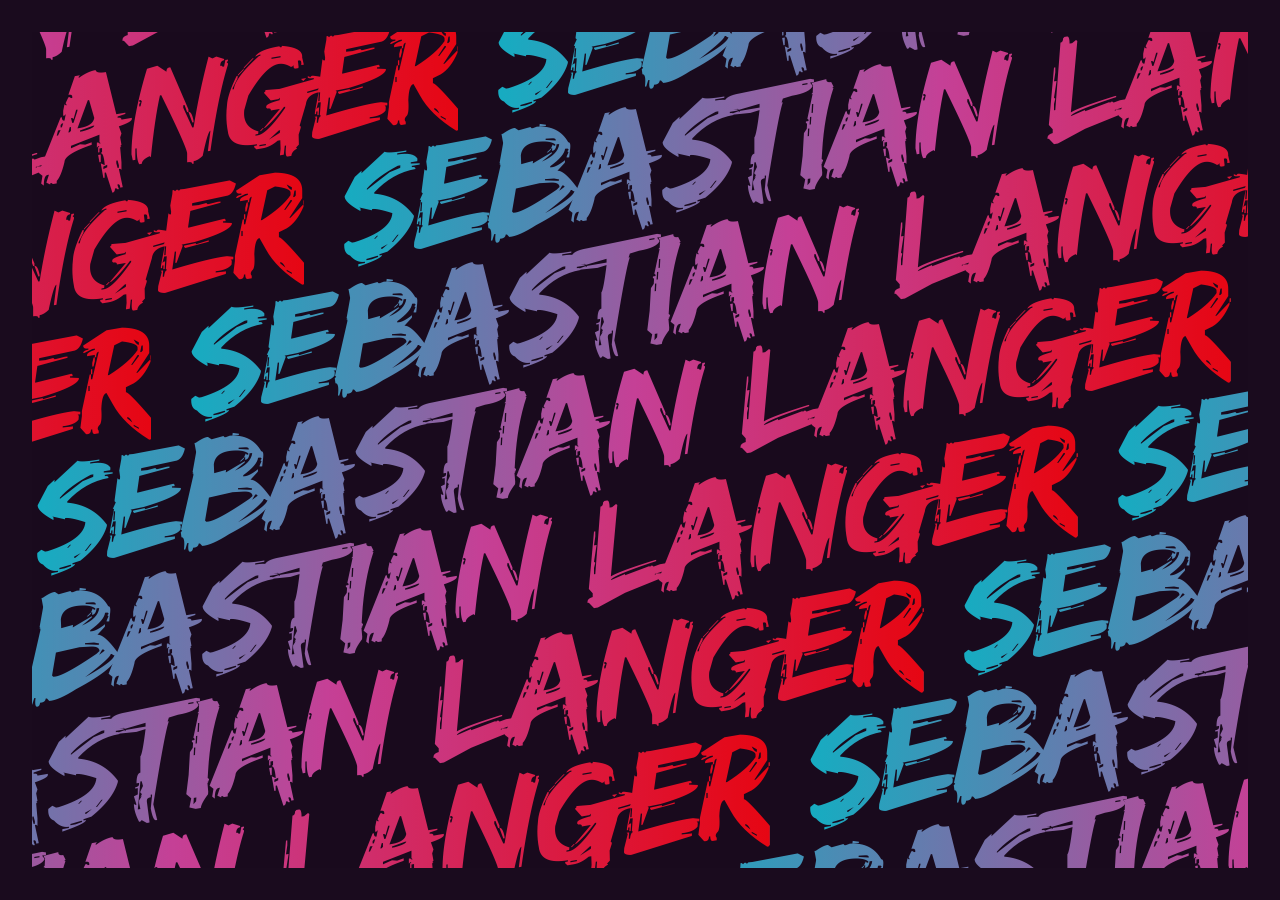
<file: src/index.html>
<!DOCTYPE html>
<html lang="de-DE">
<head>
    <title>scn.cx</title>
    <meta charset="utf-8" />
    <meta name="viewport" content="width=device-width, initial-scale=1" />
    <meta name="theme-color" content="#190a1d">
    <link type="text/css" rel="stylesheet" href="css/index.css" />
</head>
<body>
    <a class="banner" href="https://github.com/screeny05">
        <div class="banner__line">
            <span class="banner__text" data-content="Sebastian Langer"></span>
            <span class="banner__text" data-content="Sebastian Langer"></span>
            <span class="banner__text" data-content="Sebastian Langer"></span>
            <span class="banner__text" data-content="Sebastian Langer"></span>
            <span class="banner__text" data-content="Sebastian Langer"></span>
        </div>
        <div class="banner__line">
            <span class="banner__text" data-content="Sebastian Langer"></span>
            <span class="banner__text" data-content="Sebastian Langer"></span>
            <span class="banner__text" data-content="Sebastian Langer"></span>
            <span class="banner__text" data-content="Sebastian Langer"></span>
            <span class="banner__text" data-content="Sebastian Langer"></span>
        </div>
        <div class="banner__line">
            <span class="banner__text" data-content="Sebastian Langer"></span>
            <span class="banner__text" data-content="Sebastian Langer"></span>
            <span class="banner__text" data-content="Sebastian Langer"></span>
            <span class="banner__text" data-content="Sebastian Langer"></span>
            <span class="banner__text" data-content="Sebastian Langer"></span>
        </div>
        <div class="banner__line">
            <span class="banner__text" data-content="Sebastian Langer"></span>
            <span class="banner__text" data-content="Sebastian Langer"></span>
            <span class="banner__text" data-content="Sebastian Langer"></span>
            <span class="banner__text" data-content="Sebastian Langer"></span>
            <span class="banner__text" data-content="Sebastian Langer"></span>
        </div>
        <div class="banner__line">
            <span class="banner__text" data-content="Sebastian Langer"></span>
            <span class="banner__text">Sebastian Langer</span>
            <span class="banner__text" data-content="Sebastian Langer"></span>
            <span class="banner__text" data-content="Sebastian Langer"></span>
            <span class="banner__text" data-content="Sebastian Langer"></span>
        </div>
        <div class="banner__line">
            <span class="banner__text" data-content="Sebastian Langer"></span>
            <span class="banner__text" data-content="Sebastian Langer"></span>
            <span class="banner__text" data-content="Sebastian Langer"></span>
            <span class="banner__text" data-content="Sebastian Langer"></span>
            <span class="banner__text" data-content="Sebastian Langer"></span>
        </div>
        <div class="banner__line">
            <span class="banner__text" data-content="Sebastian Langer"></span>
            <span class="banner__text" data-content="Sebastian Langer"></span>
            <span class="banner__text" data-content="Sebastian Langer"></span>
            <span class="banner__text" data-content="Sebastian Langer"></span>
            <span class="banner__text" data-content="Sebastian Langer"></span>
        </div>
        <div class="banner__line">
            <span class="banner__text" data-content="Sebastian Langer"></span>
            <span class="banner__text" data-content="Sebastian Langer"></span>
            <span class="banner__text" data-content="Sebastian Langer"></span>
            <span class="banner__text" data-content="Sebastian Langer"></span>
            <span class="banner__text" data-content="Sebastian Langer"></span>
        </div>
        <div class="banner__line">
            <span class="banner__text" data-content="Sebastian Langer"></span>
            <span class="banner__text" data-content="Sebastian Langer"></span>
            <span class="banner__text" data-content="Sebastian Langer"></span>
            <span class="banner__text" data-content="Sebastian Langer"></span>
            <span class="banner__text" data-content="Sebastian Langer"></span>
        </div>
        <div class="banner__line">
            <span class="banner__text" data-content="Sebastian Langer"></span>
            <span class="banner__text" data-content="Sebastian Langer"></span>
            <span class="banner__text" data-content="Sebastian Langer"></span>
            <span class="banner__text" data-content="Sebastian Langer"></span>
            <span class="banner__text" data-content="Sebastian Langer"></span>
        </div>
        <div class="banner__line">
            <span class="banner__text" data-content="Sebastian Langer"></span>
            <span class="banner__text" data-content="Sebastian Langer"></span>
            <span class="banner__text" data-content="Sebastian Langer"></span>
            <span class="banner__text" data-content="Sebastian Langer"></span>
            <span class="banner__text" data-content="Sebastian Langer"></span>
        </div>
    </div>
</body>
</html>
</file>
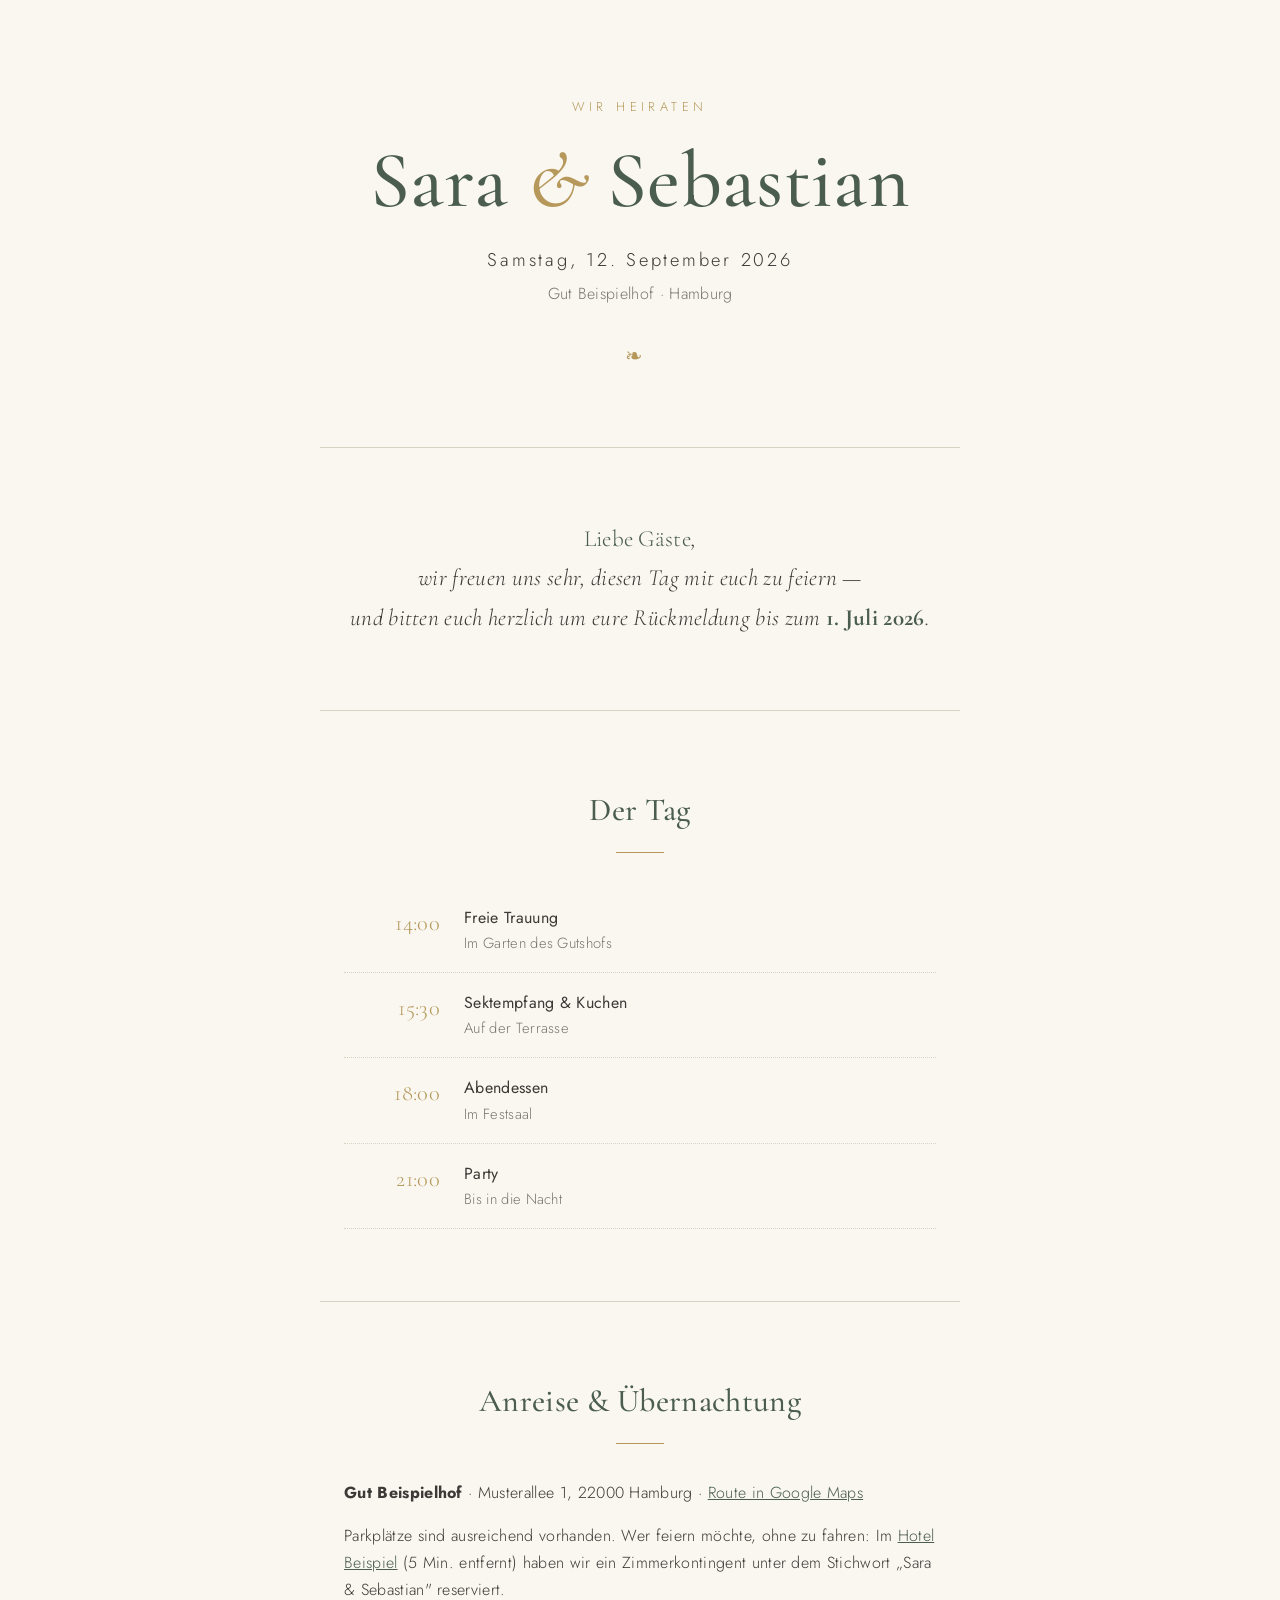
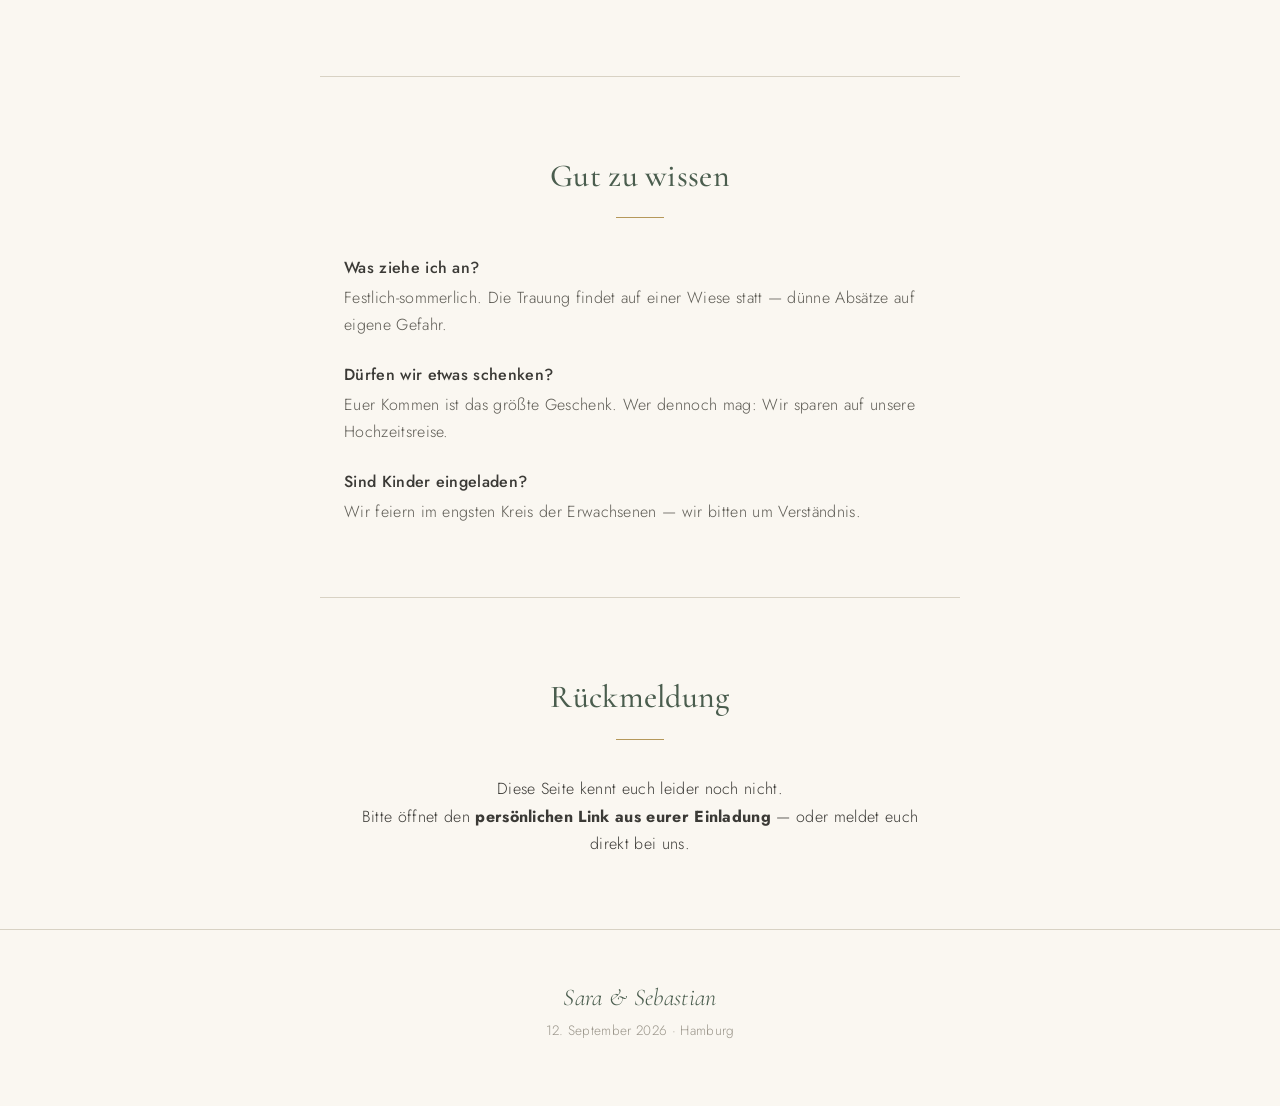
<file: src/hochzeit/index.html>
<!DOCTYPE html>
<html lang="de-DE">
<head>
    <title>Sara &amp; Sebastian — Wir heiraten</title>
    <meta charset="utf-8" />
    <meta name="viewport" content="width=device-width, initial-scale=1" />
    <meta name="robots" content="noindex, nofollow" />
    <meta name="theme-color" content="#faf7f1" />
    <link rel="preconnect" href="https://fonts.googleapis.com" />
    <link rel="preconnect" href="https://fonts.gstatic.com" crossorigin />
    <link href="https://fonts.googleapis.com/css2?family=Cormorant+Garamond:ital,wght@0,400;0,500;1,400&family=Jost:wght@300;400;500&display=swap" rel="stylesheet" />
    <link rel="stylesheet" href="css/hochzeit.css" />
</head>
<body>
    <!-- ============================================================
         TODO-PLATZHALTER: Namen, Datum, Ort, Ablauf, FAQ-Texte.
         Die technische Konfiguration (Google Form) liegt in js/hochzeit.js.
         ============================================================ -->

    <section class="hero">
        <p class="hero__eyebrow">Wir heiraten</p>
        <h1>Sara <span class="amp">&amp;</span> Sebastian</h1>
        <p class="hero__date">Samstag, 12. September 2026</p>
        <p class="hero__venue">Gut Beispielhof · Hamburg</p>
        <p class="ornament">❧</p>
    </section>

    <section>
        <p class="greeting">
            <span data-bind="anrede">Liebe Gäste</span>,<br />
            wir freuen uns sehr, diesen Tag mit euch zu feiern —<br />
            und bitten euch herzlich um eure Rückmeldung
            bis zum <strong data-bind="frist">1. Juli 2026</strong>.
        </p>
    </section>

    <section>
        <h2>Der Tag</h2>
        <ul class="schedule">
            <li><time>14:00</time><div><div class="what">Freie Trauung</div><div class="where">Im Garten des Gutshofs</div></div></li>
            <li><time>15:30</time><div><div class="what">Sektempfang &amp; Kuchen</div><div class="where">Auf der Terrasse</div></div></li>
            <li><time>18:00</time><div><div class="what">Abendessen</div><div class="where">Im Festsaal</div></div></li>
            <li><time>21:00</time><div><div class="what">Party</div><div class="where">Bis in die Nacht</div></div></li>
        </ul>
    </section>

    <section class="info">
        <h2>Anreise &amp; Übernachtung</h2>
        <p><strong>Gut Beispielhof</strong> · Musterallee 1, 22000 Hamburg · <a href="https://maps.google.com/?q=Gut+Beispielhof" rel="noopener" target="_blank">Route in Google Maps</a></p>
        <p>Parkplätze sind ausreichend vorhanden. Wer feiern möchte, ohne zu fahren: Im <a href="#" rel="noopener" target="_blank">Hotel Beispiel</a> (5 Min. entfernt) haben wir ein Zimmerkontingent unter dem Stichwort „Sara &amp; Sebastian" reserviert.</p>
    </section>

    <section>
        <h2>Gut zu wissen</h2>
        <dl class="faq">
            <dt>Was ziehe ich an?</dt>
            <dd>Festlich-sommerlich. Die Trauung findet auf einer Wiese statt — dünne Absätze auf eigene Gefahr.</dd>
            <dt>Dürfen wir etwas schenken?</dt>
            <dd>Euer Kommen ist das größte Geschenk. Wer dennoch mag: Wir sparen auf unsere Hochzeitsreise.</dd>
            <dt>Sind Kinder eingeladen?</dt>
            <dd>Wir feiern im engsten Kreis der Erwachsenen — wir bitten um Verständnis.</dd>
        </dl>
    </section>

    <section class="rsvp" id="rsvp">
        <h2>Rückmeldung</h2>

        <!-- Sichtbar, solange kein gültiger Gast-Code in der URL steckt -->
        <div id="rsvp-nocode" hidden>
            <p>Diese Seite kennt euch leider noch nicht.<br />
            Bitte öffnet den <strong>persönlichen Link aus eurer Einladung</strong> —
            oder meldet euch direkt bei uns.</p>
        </div>

        <!-- Formular, wird per JS mit den Personen des Haushalts gefüllt -->
        <div id="rsvp-form-wrap" hidden>
            <p>Bitte gebt uns für jede Person Bescheid.</p>
            <form id="rsvp-form" novalidate>
                <div id="rsvp-personen"><!-- per JS gefüllt --></div>
                <p class="form-error" id="rsvp-error" hidden>Bitte wählt für jede Person Zusage oder Absage aus.</p>
                <button type="submit" id="rsvp-submit">Antwort senden</button>
                <p class="deadline">Rückmeldung bis <span data-bind="frist">1. Juli 2026</span></p>
                <p class="fallback" id="rsvp-fallback" hidden>
                    Probleme beim Senden? <a href="#" id="rsvp-fallback-link" rel="noopener" target="_blank">Hier geht's direkt zum Formular.</a>
                </p>
            </form>
        </div>

        <!-- Danke-Zustand -->
        <div id="rsvp-danke" hidden>
            <p class="ornament">❧</p>
            <p class="danke__text">Vielen Dank für eure Rückmeldung —<br />wir haben sie erhalten!</p>
            <p class="danke__sub">Ihr wollt etwas ändern? Schreibt uns einfach kurz.</p>
        </div>
    </section>

    <footer>
        <p class="names">Sara &amp; Sebastian</p>
        <p>12. September 2026 · Hamburg</p>
    </footer>

    <script src="js/hochzeit.js"></script>
</body>
</html>
</file>
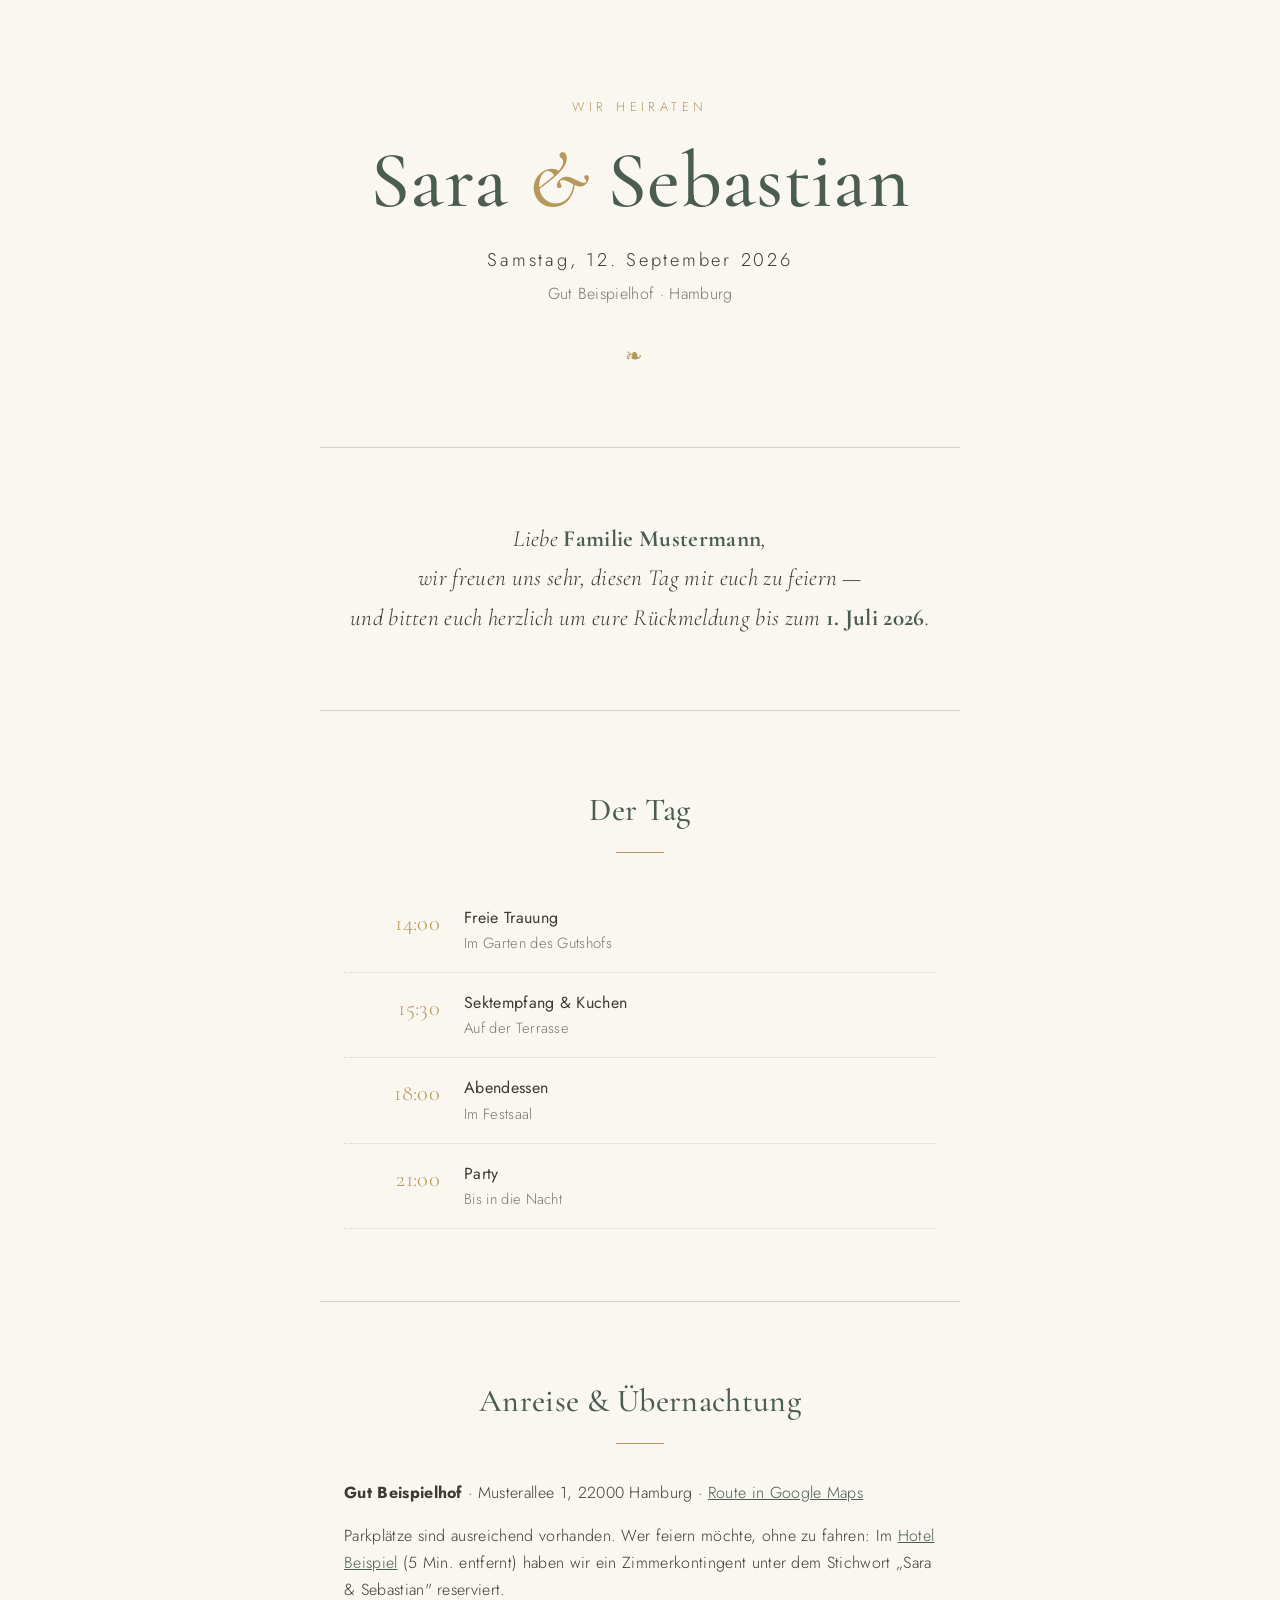
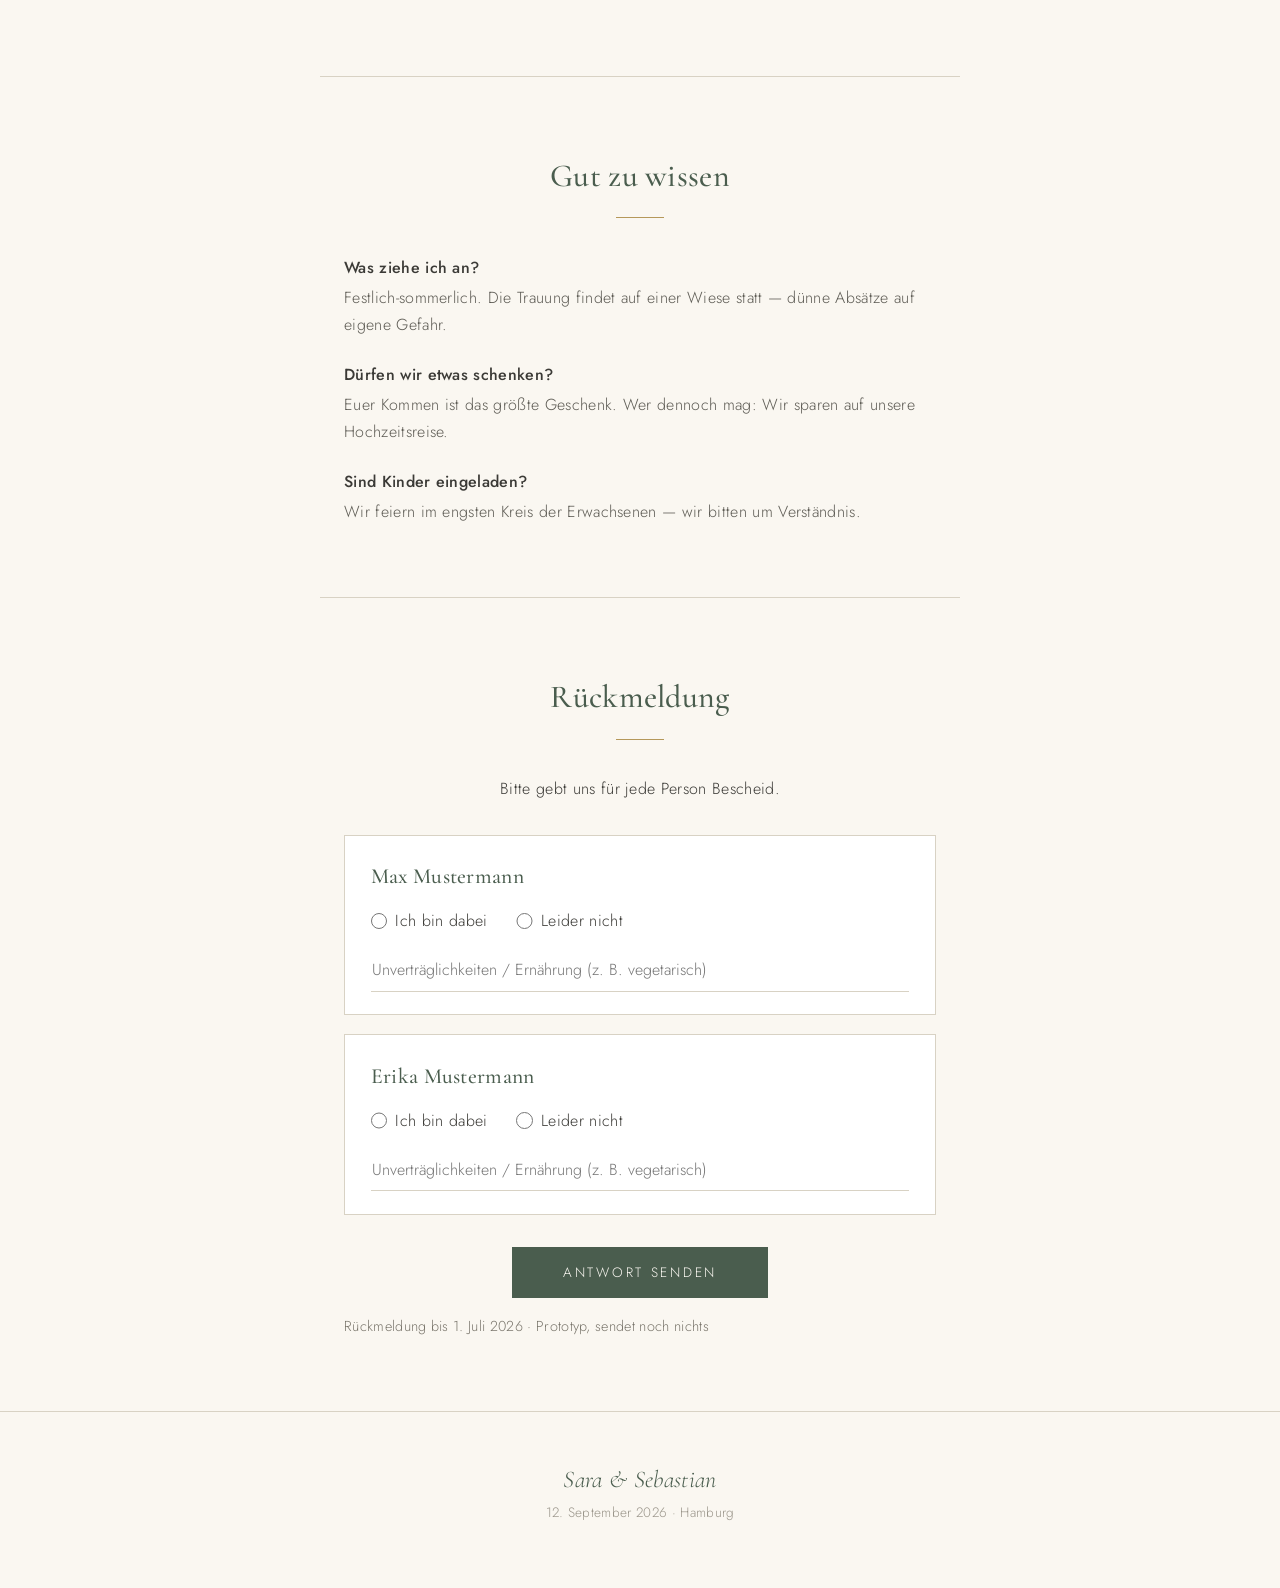
<file: src/hochzeit/prototypen/a-klassisch.html>
<!DOCTYPE html>
<html lang="de-DE">
<head>
    <title>Sara & Sebastian — Wir heiraten</title>
    <meta charset="utf-8" />
    <meta name="viewport" content="width=device-width, initial-scale=1" />
    <meta name="robots" content="noindex" />
    <link rel="preconnect" href="https://fonts.googleapis.com" />
    <link rel="preconnect" href="https://fonts.gstatic.com" crossorigin />
    <link href="https://fonts.googleapis.com/css2?family=Cormorant+Garamond:ital,wght@0,400;0,500;1,400&family=Jost:wght@300;400;500&display=swap" rel="stylesheet" />
    <style>
        :root {
            --ivory: #faf7f1;
            --ink: #3b3a36;
            --green: #4a5d4e;
            --gold: #b5985a;
            --line: #d8d2c4;
        }
        * { box-sizing: border-box; margin: 0; }
        body {
            background: var(--ivory);
            color: var(--ink);
            font-family: 'Jost', sans-serif;
            font-weight: 300;
            line-height: 1.7;
            letter-spacing: 0.02em;
        }
        h1, h2, h3 { font-family: 'Cormorant Garamond', serif; font-weight: 500; color: var(--green); }
        section { max-width: 640px; margin: 0 auto; padding: 4.5rem 1.5rem; }
        section + section { border-top: 1px solid var(--line); }

        .hero { text-align: center; padding-top: 6rem; }
        .hero__eyebrow {
            text-transform: uppercase; letter-spacing: 0.35em; font-size: 0.8rem; color: var(--gold);
        }
        .hero h1 { font-size: clamp(3rem, 9vw, 5rem); line-height: 1.1; margin: 1.2rem 0; }
        .hero h1 .amp { font-style: italic; color: var(--gold); }
        .hero__date { font-size: 1.15rem; letter-spacing: 0.15em; }
        .hero__venue { color: #7a766c; margin-top: 0.3rem; }
        .ornament { color: var(--gold); margin: 2rem auto 0; font-size: 1.3rem; letter-spacing: 0.6em; }

        .greeting {
            text-align: center; font-family: 'Cormorant Garamond', serif;
            font-size: 1.45rem; font-style: italic;
        }
        .greeting strong { font-style: normal; color: var(--green); }

        h2 {
            text-align: center; font-size: 2rem; margin-bottom: 2.2rem;
        }
        h2::after {
            content: ""; display: block; width: 3rem; height: 1px;
            background: var(--gold); margin: 0.9rem auto 0;
        }

        .schedule { list-style: none; padding: 0; }
        .schedule li {
            display: grid; grid-template-columns: 6rem 1fr; gap: 1.5rem;
            padding: 1rem 0; border-bottom: 1px dotted var(--line);
        }
        .schedule time { font-family: 'Cormorant Garamond', serif; font-size: 1.4rem; color: var(--gold); text-align: right; }
        .schedule .what { font-weight: 400; }
        .schedule .where { color: #7a766c; font-size: 0.92rem; }

        .info p + p { margin-top: 1rem; }
        .info a { color: var(--green); }

        .faq dt { font-weight: 500; margin-top: 1.4rem; }
        .faq dd { margin: 0.2rem 0 0; color: #5d5b54; }

        .rsvp { text-align: center; }
        .rsvp form { text-align: left; margin-top: 2rem; }
        .person {
            border: 1px solid var(--line); background: #fff;
            padding: 1.4rem 1.6rem; margin-bottom: 1.2rem;
        }
        .person h3 { font-size: 1.35rem; margin-bottom: 0.8rem; }
        .choices { display: flex; gap: 1.8rem; margin-bottom: 0.9rem; }
        .choices label { display: flex; align-items: center; gap: 0.5rem; cursor: pointer; }
        input[type="radio"] { accent-color: var(--green); width: 1.05rem; height: 1.05rem; }
        .person input[type="text"] {
            width: 100%; border: none; border-bottom: 1px solid var(--line);
            background: transparent; padding: 0.45rem 0.1rem;
            font: inherit; color: inherit;
        }
        .person input[type="text"]:focus { outline: none; border-bottom-color: var(--gold); }
        button {
            display: block; margin: 2rem auto 0; padding: 0.9rem 3.2rem;
            background: var(--green); color: var(--ivory); border: none;
            font: inherit; letter-spacing: 0.2em; text-transform: uppercase;
            font-size: 0.85rem; cursor: pointer;
        }
        button:hover { background: #3c4c40; }
        .deadline { margin-top: 1rem; font-size: 0.9rem; color: #7a766c; }

        footer { text-align: center; padding: 3rem 1rem 4rem; color: #9a958a; font-size: 0.85rem; border-top: 1px solid var(--line); }
        footer .names { font-family: 'Cormorant Garamond', serif; font-size: 1.5rem; color: var(--green); font-style: italic; }
    </style>
</head>
<body>
    <!-- TODO: Alle Inhalte sind Platzhalter -->
    <section class="hero">
        <p class="hero__eyebrow">Wir heiraten</p>
        <h1>Sara <span class="amp">&amp;</span> Sebastian</h1>
        <p class="hero__date">Samstag, 12. September 2026</p>
        <p class="hero__venue">Gut Beispielhof · Hamburg</p>
        <p class="ornament">❧</p>
    </section>

    <section>
        <p class="greeting" id="greeting">
            Liebe <strong>Familie Mustermann</strong>,<br />
            wir freuen uns sehr, diesen Tag mit euch zu feiern —<br />
            und bitten euch herzlich um eure Rückmeldung bis zum <strong>1. Juli 2026</strong>.
        </p>
    </section>

    <section>
        <h2>Der Tag</h2>
        <ul class="schedule">
            <li><time>14:00</time><div><div class="what">Freie Trauung</div><div class="where">Im Garten des Gutshofs</div></div></li>
            <li><time>15:30</time><div><div class="what">Sektempfang &amp; Kuchen</div><div class="where">Auf der Terrasse</div></div></li>
            <li><time>18:00</time><div><div class="what">Abendessen</div><div class="where">Im Festsaal</div></div></li>
            <li><time>21:00</time><div><div class="what">Party</div><div class="where">Bis in die Nacht</div></div></li>
        </ul>
    </section>

    <section class="info">
        <h2>Anreise &amp; Übernachtung</h2>
        <p><strong>Gut Beispielhof</strong> · Musterallee 1, 22000 Hamburg · <a href="#">Route in Google Maps</a></p>
        <p>Parkplätze sind ausreichend vorhanden. Wer feiern möchte, ohne zu fahren: Im <a href="#">Hotel Beispiel</a> (5 Min. entfernt) haben wir ein Zimmerkontingent unter dem Stichwort „Sara &amp; Sebastian" reserviert.</p>
    </section>

    <section>
        <h2>Gut zu wissen</h2>
        <dl class="faq">
            <dt>Was ziehe ich an?</dt>
            <dd>Festlich-sommerlich. Die Trauung findet auf einer Wiese statt — dünne Absätze auf eigene Gefahr.</dd>
            <dt>Dürfen wir etwas schenken?</dt>
            <dd>Euer Kommen ist das größte Geschenk. Wer dennoch mag: Wir sparen auf unsere Hochzeitsreise.</dd>
            <dt>Sind Kinder eingeladen?</dt>
            <dd>Wir feiern im engsten Kreis der Erwachsenen — wir bitten um Verständnis.</dd>
        </dl>
    </section>

    <section class="rsvp">
        <h2>Rückmeldung</h2>
        <p>Bitte gebt uns für jede Person Bescheid.</p>
        <form>
            <div class="person">
                <h3>Max Mustermann</h3>
                <div class="choices">
                    <label><input type="radio" name="p1" /> Ich bin dabei</label>
                    <label><input type="radio" name="p1" /> Leider nicht</label>
                </div>
                <input type="text" placeholder="Unverträglichkeiten / Ernährung (z. B. vegetarisch)" />
            </div>
            <div class="person">
                <h3>Erika Mustermann</h3>
                <div class="choices">
                    <label><input type="radio" name="p2" /> Ich bin dabei</label>
                    <label><input type="radio" name="p2" /> Leider nicht</label>
                </div>
                <input type="text" placeholder="Unverträglichkeiten / Ernährung (z. B. vegetarisch)" />
            </div>
            <button type="button">Antwort senden</button>
            <p class="deadline">Rückmeldung bis 1. Juli 2026 · Prototyp, sendet noch nichts</p>
        </form>
    </section>

    <footer>
        <p class="names">Sara &amp; Sebastian</p>
        <p>12. September 2026 · Hamburg</p>
    </footer>
</body>
</html>
</file>
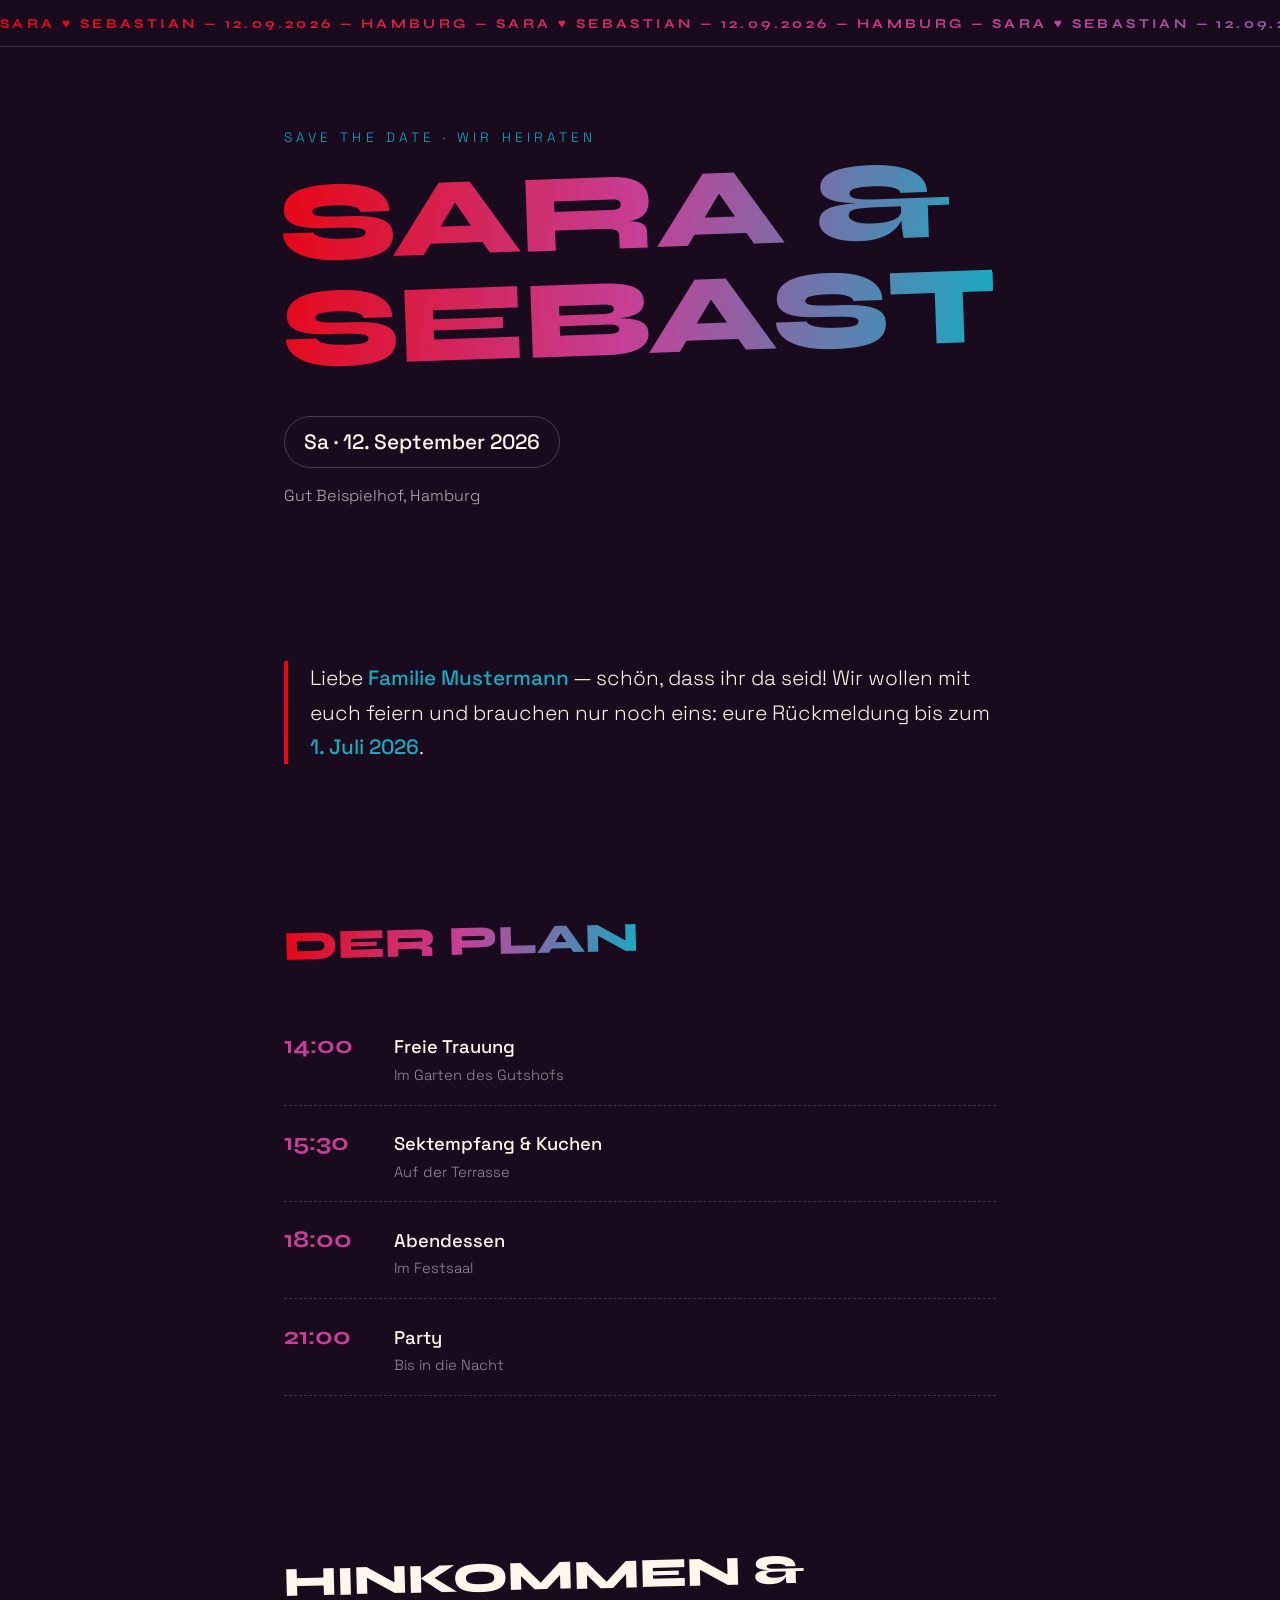
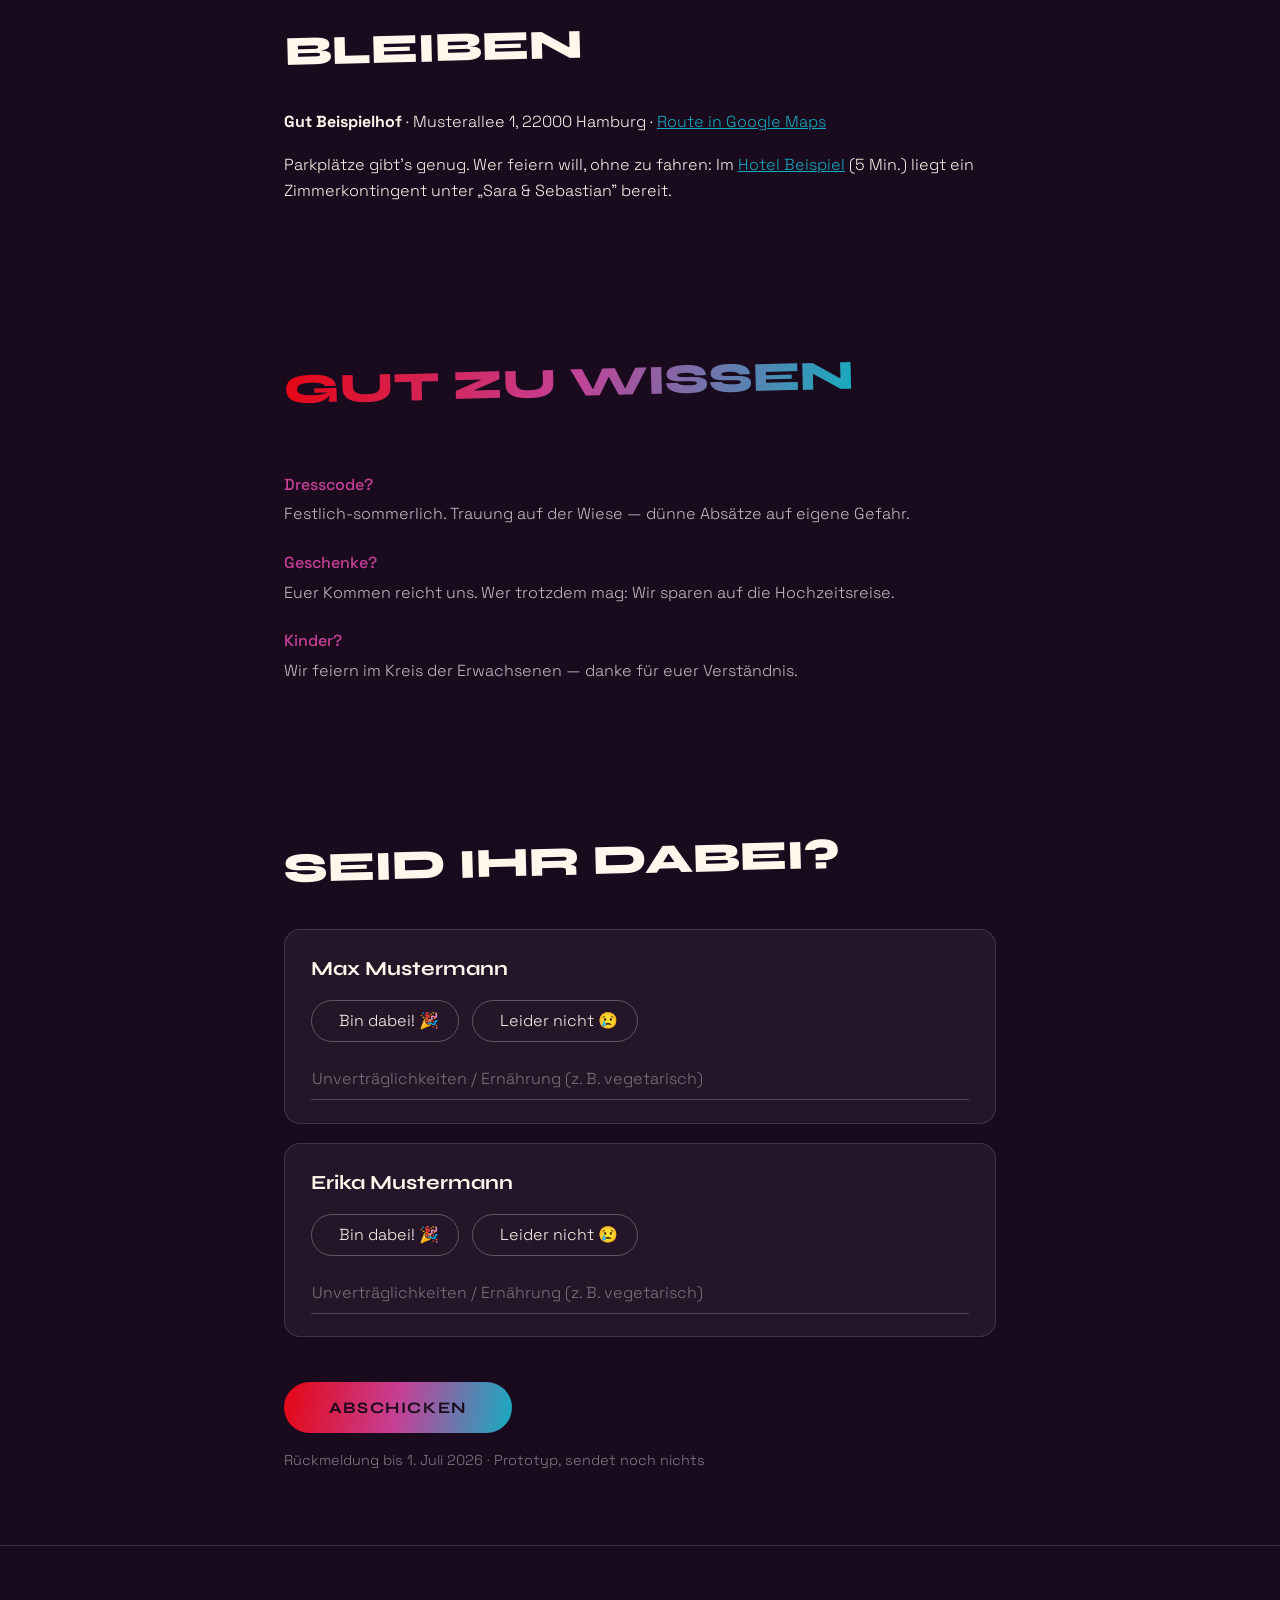
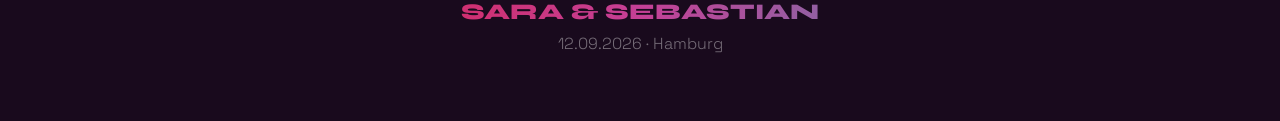
<file: src/hochzeit/prototypen/b-editorial.html>
<!DOCTYPE html>
<html lang="de-DE">
<head>
    <title>Sara & Sebastian — Wir heiraten</title>
    <meta charset="utf-8" />
    <meta name="viewport" content="width=device-width, initial-scale=1" />
    <meta name="robots" content="noindex" />
    <link rel="preconnect" href="https://fonts.googleapis.com" />
    <link rel="preconnect" href="https://fonts.gstatic.com" crossorigin />
    <link href="https://fonts.googleapis.com/css2?family=Syne:wght@500;700;800&family=Space+Grotesk:wght@300;400;500&display=swap" rel="stylesheet" />
    <style>
        :root {
            --bg: #190a1d;
            --paper: #fff6ec;
            --pink: #c54096;
            --red: #e60613;
            --teal: #16acc1;
            --grad: linear-gradient(100deg, var(--red), var(--pink), var(--teal));
        }
        * { box-sizing: border-box; margin: 0; }
        body {
            background: var(--bg); color: var(--paper);
            font-family: 'Space Grotesk', sans-serif; font-weight: 300;
            line-height: 1.65;
        }
        h1, h2, h3 { font-family: 'Syne', sans-serif; }
        section { max-width: 760px; margin: 0 auto; padding: 4.5rem 1.5rem; }

        .marquee { overflow: hidden; white-space: nowrap; border-bottom: 1px solid #ffffff22; padding: 0.6rem 0; }
        .marquee span {
            display: inline-block; font-family: 'Syne', sans-serif; font-weight: 700;
            font-size: 0.85rem; letter-spacing: 0.25em; text-transform: uppercase;
            background: var(--grad); -webkit-background-clip: text; background-clip: text; color: transparent;
            animation: slide 18s linear infinite;
        }
        @keyframes slide { from { transform: translateX(0); } to { transform: translateX(-50%); } }

        .hero { text-align: left; padding-top: 5rem; padding-bottom: 5rem; }
        .hero__kicker { letter-spacing: 0.3em; text-transform: uppercase; font-size: 0.85rem; color: var(--teal); }
        .hero h1 {
            font-size: clamp(3.2rem, 12vw, 7rem); font-weight: 800; line-height: 0.95;
            margin: 1.4rem 0; text-transform: uppercase; letter-spacing: -0.02em;
            background: var(--grad); -webkit-background-clip: text; background-clip: text; color: transparent;
            transform: rotate(-2deg); transform-origin: left bottom;
        }
        .hero__date {
            font-size: 1.3rem; font-weight: 500;
            border: 1px solid #ffffff33; display: inline-block;
            padding: 0.5rem 1.2rem; border-radius: 99px; margin-top: 0.6rem;
        }
        .hero__venue { margin-top: 0.9rem; color: #ffffffaa; }

        .greeting {
            border-left: 4px solid; border-image: var(--grad) 1;
            padding-left: 1.4rem; font-size: 1.3rem;
        }
        .greeting strong { color: var(--teal); font-weight: 500; }

        h2 {
            font-size: clamp(1.8rem, 5vw, 2.6rem); font-weight: 800; text-transform: uppercase;
            margin-bottom: 2rem; transform: rotate(-1.5deg); display: inline-block;
        }
        h2.alt { background: var(--grad); -webkit-background-clip: text; background-clip: text; color: transparent; }

        .schedule { list-style: none; padding: 0; counter-reset: prog; }
        .schedule li {
            display: flex; align-items: baseline; gap: 1.4rem;
            padding: 1.1rem 0; border-bottom: 1px dashed #ffffff2c;
        }
        .schedule time {
            font-family: 'Syne', sans-serif; font-weight: 700; font-size: 1.5rem;
            min-width: 5.5rem; color: var(--pink);
        }
        .schedule .what { font-size: 1.15rem; font-weight: 500; }
        .schedule .where { color: #ffffff88; font-size: 0.92rem; }

        .info a { color: var(--teal); }
        .info p + p { margin-top: 1rem; }

        .faq dt { font-weight: 500; color: var(--pink); margin-top: 1.4rem; }
        .faq dd { margin: 0.2rem 0 0; color: #ffffffbb; }

        .person {
            background: #ffffff0d; border: 1px solid #ffffff22; border-radius: 1rem;
            padding: 1.4rem 1.6rem; margin-bottom: 1.2rem;
        }
        .person h3 { font-size: 1.25rem; margin-bottom: 0.9rem; }
        .choices { display: flex; gap: 0.8rem; margin-bottom: 1rem; flex-wrap: wrap; }
        .choices label {
            border: 1px solid #ffffff44; border-radius: 99px; padding: 0.45rem 1.2rem;
            cursor: pointer; display: flex; gap: 0.5rem; align-items: center;
        }
        .choices label:has(input:checked) { background: var(--grad); border-color: transparent; color: var(--bg); font-weight: 500; }
        .choices input { appearance: none; margin: 0; }
        .person input[type="text"] {
            width: 100%; background: transparent; border: none; border-bottom: 1px solid #ffffff33;
            padding: 0.45rem 0.1rem; font: inherit; color: var(--paper);
        }
        .person input[type="text"]:focus { outline: none; border-bottom-color: var(--teal); }
        .person input::placeholder { color: #ffffff66; }
        button {
            margin-top: 1.6rem; padding: 1rem 2.8rem; border: none; border-radius: 99px;
            background: var(--grad); color: var(--bg);
            font-family: 'Syne', sans-serif; font-weight: 700; font-size: 1rem;
            text-transform: uppercase; letter-spacing: 0.1em; cursor: pointer;
        }
        button:hover { filter: brightness(1.15); }
        .deadline { margin-top: 1rem; font-size: 0.9rem; color: #ffffff77; }

        footer { text-align: center; padding: 3rem 1rem 4rem; color: #ffffff66; border-top: 1px solid #ffffff22; }
        footer .names {
            font-family: 'Syne', sans-serif; font-weight: 800; font-size: 1.4rem; text-transform: uppercase;
            background: var(--grad); -webkit-background-clip: text; background-clip: text; color: transparent;
        }
    </style>
</head>
<body>
    <!-- TODO: Alle Inhalte sind Platzhalter -->
    <div class="marquee"><span>Sara ♥ Sebastian — 12.09.2026 — Hamburg — Sara ♥ Sebastian — 12.09.2026 — Hamburg — Sara ♥ Sebastian — 12.09.2026 — Hamburg — Sara ♥ Sebastian — 12.09.2026 — Hamburg —&nbsp;</span></div>

    <section class="hero">
        <p class="hero__kicker">Save the Date · Wir heiraten</p>
        <h1>Sara &amp;<br />Sebastian</h1>
        <p class="hero__date">Sa · 12. September 2026</p>
        <p class="hero__venue">Gut Beispielhof, Hamburg</p>
    </section>

    <section>
        <p class="greeting" id="greeting">
            Liebe <strong>Familie Mustermann</strong> — schön, dass ihr da seid!
            Wir wollen mit euch feiern und brauchen nur noch eins:
            eure Rückmeldung bis zum <strong>1. Juli 2026</strong>.
        </p>
    </section>

    <section>
        <h2 class="alt">Der Plan</h2>
        <ul class="schedule">
            <li><time>14:00</time><div><div class="what">Freie Trauung</div><div class="where">Im Garten des Gutshofs</div></div></li>
            <li><time>15:30</time><div><div class="what">Sektempfang &amp; Kuchen</div><div class="where">Auf der Terrasse</div></div></li>
            <li><time>18:00</time><div><div class="what">Abendessen</div><div class="where">Im Festsaal</div></div></li>
            <li><time>21:00</time><div><div class="what">Party</div><div class="where">Bis in die Nacht</div></div></li>
        </ul>
    </section>

    <section class="info">
        <h2>Hinkommen &amp; Bleiben</h2>
        <p><strong>Gut Beispielhof</strong> · Musterallee 1, 22000 Hamburg · <a href="#">Route in Google Maps</a></p>
        <p>Parkplätze gibt's genug. Wer feiern will, ohne zu fahren: Im <a href="#">Hotel Beispiel</a> (5 Min.) liegt ein Zimmerkontingent unter „Sara &amp; Sebastian" bereit.</p>
    </section>

    <section>
        <h2 class="alt">Gut zu wissen</h2>
        <dl class="faq">
            <dt>Dresscode?</dt>
            <dd>Festlich-sommerlich. Trauung auf der Wiese — dünne Absätze auf eigene Gefahr.</dd>
            <dt>Geschenke?</dt>
            <dd>Euer Kommen reicht uns. Wer trotzdem mag: Wir sparen auf die Hochzeitsreise.</dd>
            <dt>Kinder?</dt>
            <dd>Wir feiern im Kreis der Erwachsenen — danke für euer Verständnis.</dd>
        </dl>
    </section>

    <section>
        <h2>Seid ihr dabei?</h2>
        <form>
            <div class="person">
                <h3>Max Mustermann</h3>
                <div class="choices">
                    <label><input type="radio" name="p1" /> Bin dabei! 🎉</label>
                    <label><input type="radio" name="p1" /> Leider nicht 😢</label>
                </div>
                <input type="text" placeholder="Unverträglichkeiten / Ernährung (z. B. vegetarisch)" />
            </div>
            <div class="person">
                <h3>Erika Mustermann</h3>
                <div class="choices">
                    <label><input type="radio" name="p2" /> Bin dabei! 🎉</label>
                    <label><input type="radio" name="p2" /> Leider nicht 😢</label>
                </div>
                <input type="text" placeholder="Unverträglichkeiten / Ernährung (z. B. vegetarisch)" />
            </div>
            <button type="button">Abschicken</button>
            <p class="deadline">Rückmeldung bis 1. Juli 2026 · Prototyp, sendet noch nichts</p>
        </form>
    </section>

    <footer>
        <p class="names">Sara &amp; Sebastian</p>
        <p>12.09.2026 · Hamburg</p>
    </footer>
</body>
</html>
</file>
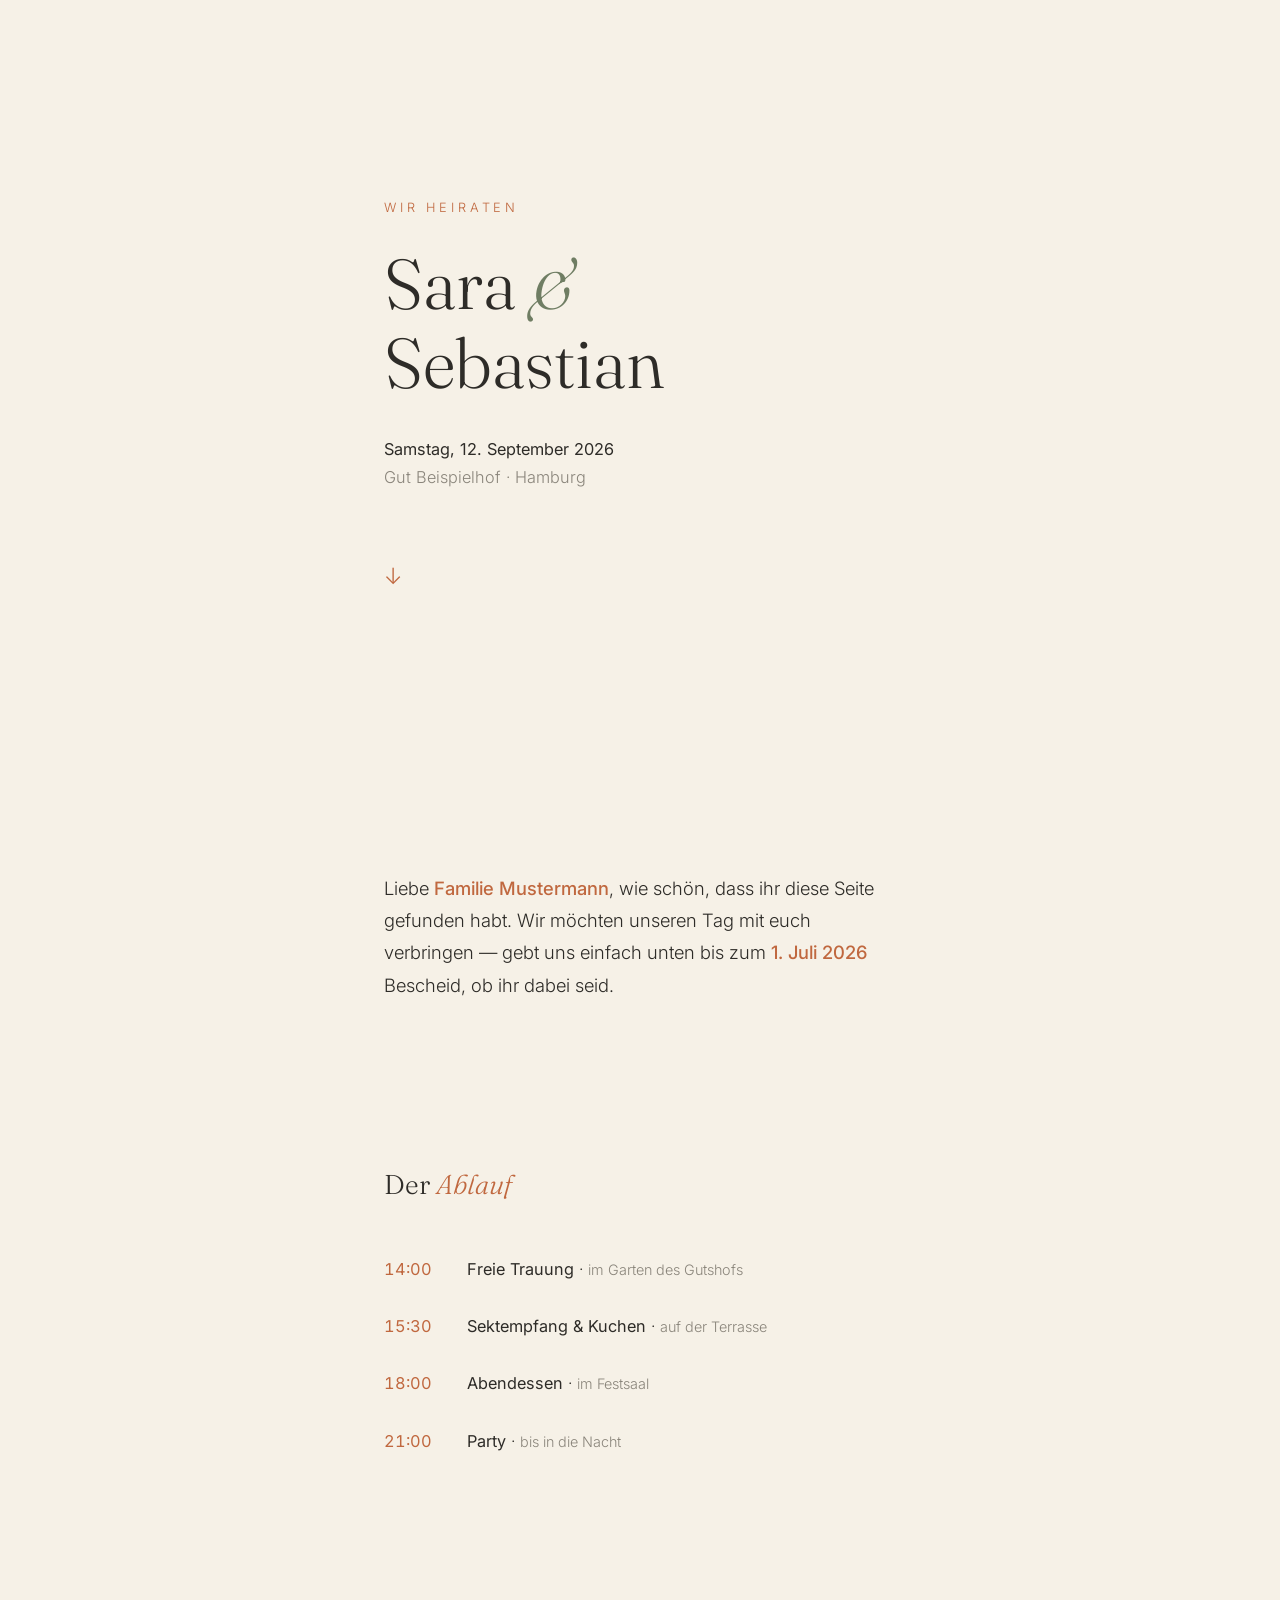
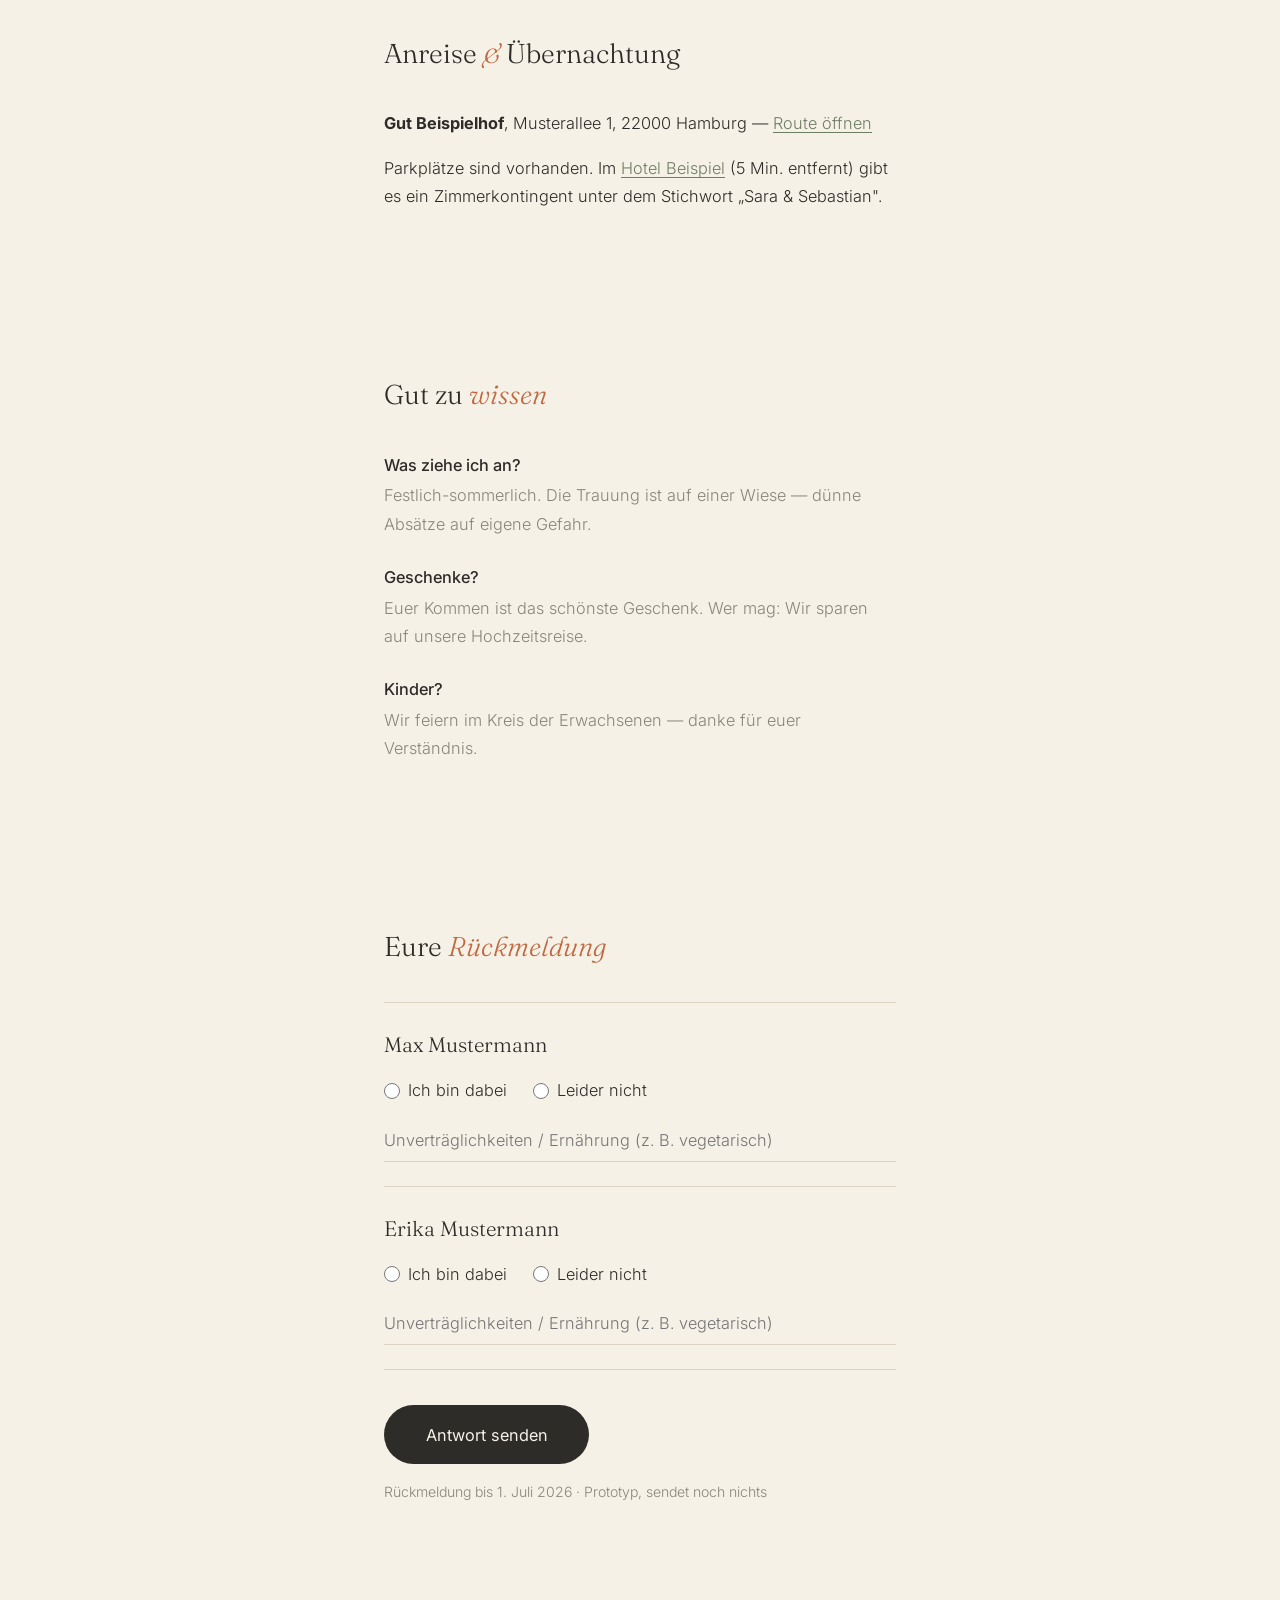
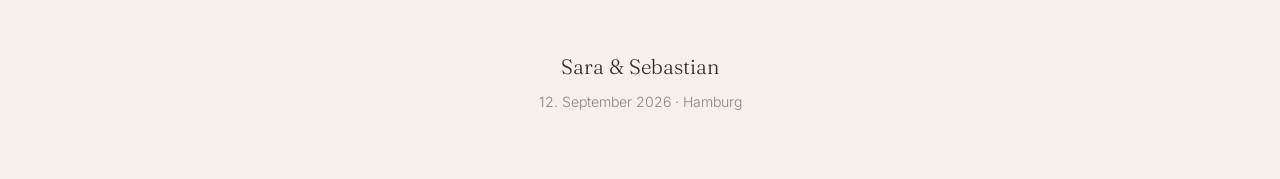
<file: src/hochzeit/prototypen/c-minimal.html>
<!DOCTYPE html>
<html lang="de-DE">
<head>
    <title>Sara & Sebastian — Wir heiraten</title>
    <meta charset="utf-8" />
    <meta name="viewport" content="width=device-width, initial-scale=1" />
    <meta name="robots" content="noindex" />
    <link rel="preconnect" href="https://fonts.googleapis.com" />
    <link rel="preconnect" href="https://fonts.gstatic.com" crossorigin />
    <link href="https://fonts.googleapis.com/css2?family=Fraunces:opsz,wght@9..144,300;9..144,400&family=Inter:wght@300;400;500&display=swap" rel="stylesheet" />
    <style>
        :root {
            --cream: #f6f1e7;
            --ink: #2e2c28;
            --terra: #c0683f;
            --sage: #6f7d63;
            --soft: #8a857b;
        }
        * { box-sizing: border-box; margin: 0; }
        body {
            background: var(--cream); color: var(--ink);
            font-family: 'Inter', sans-serif; font-weight: 300;
            line-height: 1.75; font-size: 1.02rem;
        }
        h1, h2, h3 { font-family: 'Fraunces', serif; font-weight: 300; }
        section { max-width: 560px; margin: 0 auto; padding: 5rem 1.5rem; }

        .hero { min-height: 88vh; display: flex; flex-direction: column; justify-content: center; }
        .hero__kicker { font-size: 0.8rem; letter-spacing: 0.3em; text-transform: uppercase; color: var(--terra); }
        .hero h1 { font-size: clamp(2.8rem, 9vw, 4.4rem); line-height: 1.12; margin: 1.6rem 0 2rem; }
        .hero h1 em { font-style: italic; color: var(--sage); }
        .hero__meta { color: var(--soft); }
        .hero__meta strong { color: var(--ink); font-weight: 400; }
        .hero__down { margin-top: 4rem; color: var(--terra); font-size: 1.4rem; }

        .greeting p { font-size: 1.15rem; }
        .greeting strong { font-weight: 500; color: var(--terra); }

        h2 { font-size: 1.7rem; margin-bottom: 2rem; }
        h2 em { font-style: italic; color: var(--terra); }

        .schedule { list-style: none; padding: 0; }
        .schedule li {
            display: flex; gap: 1.6rem; align-items: baseline;
            padding: 0.9rem 0;
        }
        .schedule time { font-variant-numeric: tabular-nums; color: var(--terra); font-weight: 400; min-width: 3.6rem; }
        .schedule .what { font-weight: 400; }
        .schedule .where { color: var(--soft); font-size: 0.9rem; }

        .info a { color: var(--sage); text-underline-offset: 3px; }
        .info p + p { margin-top: 1rem; }

        .faq dt { font-weight: 500; margin-top: 1.5rem; }
        .faq dd { margin: 0.15rem 0 0; color: var(--soft); }

        .person { padding: 1.5rem 0; border-top: 1px solid #ddd5c5; }
        .person:last-of-type { border-bottom: 1px solid #ddd5c5; }
        .person h3 { font-size: 1.3rem; margin-bottom: 0.8rem; }
        .choices { display: flex; gap: 1.6rem; margin-bottom: 0.9rem; }
        .choices label { display: flex; align-items: center; gap: 0.5rem; cursor: pointer; }
        input[type="radio"] { accent-color: var(--terra); width: 1rem; height: 1rem; }
        .person input[type="text"] {
            width: 100%; border: none; border-bottom: 1px solid #ddd5c5;
            background: transparent; padding: 0.4rem 0; font: inherit; color: inherit;
        }
        .person input[type="text"]:focus { outline: none; border-bottom-color: var(--terra); }
        button {
            margin-top: 2.2rem; padding: 0.95rem 2.6rem;
            background: var(--ink); color: var(--cream); border: none; border-radius: 99px;
            font: inherit; font-weight: 400; cursor: pointer;
        }
        button:hover { background: var(--terra); }
        .deadline { margin-top: 1rem; font-size: 0.88rem; color: var(--soft); }

        footer { text-align: center; padding: 4rem 1rem; color: var(--soft); font-size: 0.88rem; }
        footer .names { font-family: 'Fraunces', serif; font-size: 1.3rem; color: var(--ink); margin-bottom: 0.3rem; }
    </style>
</head>
<body>
    <!-- TODO: Alle Inhalte sind Platzhalter -->
    <section class="hero">
        <p class="hero__kicker">Wir heiraten</p>
        <h1>Sara <em>&amp;</em><br />Sebastian</h1>
        <p class="hero__meta">
            <strong>Samstag, 12. September 2026</strong><br />
            Gut Beispielhof · Hamburg
        </p>
        <p class="hero__down">↓</p>
    </section>

    <section class="greeting">
        <p id="greeting">
            Liebe <strong>Familie Mustermann</strong>, wie schön, dass ihr diese Seite gefunden habt.
            Wir möchten unseren Tag mit euch verbringen — gebt uns einfach unten
            bis zum <strong>1. Juli 2026</strong> Bescheid, ob ihr dabei seid.
        </p>
    </section>

    <section>
        <h2>Der <em>Ablauf</em></h2>
        <ul class="schedule">
            <li><time>14:00</time><div><span class="what">Freie Trauung</span> · <span class="where">im Garten des Gutshofs</span></div></li>
            <li><time>15:30</time><div><span class="what">Sektempfang &amp; Kuchen</span> · <span class="where">auf der Terrasse</span></div></li>
            <li><time>18:00</time><div><span class="what">Abendessen</span> · <span class="where">im Festsaal</span></div></li>
            <li><time>21:00</time><div><span class="what">Party</span> · <span class="where">bis in die Nacht</span></div></li>
        </ul>
    </section>

    <section class="info">
        <h2>Anreise <em>&amp;</em> Übernachtung</h2>
        <p><strong>Gut Beispielhof</strong>, Musterallee 1, 22000 Hamburg — <a href="#">Route öffnen</a></p>
        <p>Parkplätze sind vorhanden. Im <a href="#">Hotel Beispiel</a> (5 Min. entfernt) gibt es ein Zimmerkontingent unter dem Stichwort „Sara &amp; Sebastian".</p>
    </section>

    <section>
        <h2>Gut zu <em>wissen</em></h2>
        <dl class="faq">
            <dt>Was ziehe ich an?</dt>
            <dd>Festlich-sommerlich. Die Trauung ist auf einer Wiese — dünne Absätze auf eigene Gefahr.</dd>
            <dt>Geschenke?</dt>
            <dd>Euer Kommen ist das schönste Geschenk. Wer mag: Wir sparen auf unsere Hochzeitsreise.</dd>
            <dt>Kinder?</dt>
            <dd>Wir feiern im Kreis der Erwachsenen — danke für euer Verständnis.</dd>
        </dl>
    </section>

    <section>
        <h2>Eure <em>Rückmeldung</em></h2>
        <form>
            <div class="person">
                <h3>Max Mustermann</h3>
                <div class="choices">
                    <label><input type="radio" name="p1" /> Ich bin dabei</label>
                    <label><input type="radio" name="p1" /> Leider nicht</label>
                </div>
                <input type="text" placeholder="Unverträglichkeiten / Ernährung (z. B. vegetarisch)" />
            </div>
            <div class="person">
                <h3>Erika Mustermann</h3>
                <div class="choices">
                    <label><input type="radio" name="p2" /> Ich bin dabei</label>
                    <label><input type="radio" name="p2" /> Leider nicht</label>
                </div>
                <input type="text" placeholder="Unverträglichkeiten / Ernährung (z. B. vegetarisch)" />
            </div>
            <button type="button">Antwort senden</button>
            <p class="deadline">Rückmeldung bis 1. Juli 2026 · Prototyp, sendet noch nichts</p>
        </form>
    </section>

    <footer>
        <p class="names">Sara &amp; Sebastian</p>
        <p>12. September 2026 · Hamburg</p>
    </footer>
</body>
</html>
</file>
<file: src/css/index.css>
@font-face {
    font-family: 'edo';
    src: url('../fonts/edo/edo-webfont.woff2') format('woff2'),
         url('../fonts/edo/edo-webfont.woff') format('woff');
    font-weight: normal;
    font-style: normal;
}

html,
body {
    margin: 0;
    height: 100%;
}

body {
    background: #190a1d;
}

*,
*::before,
*::after {
    box-sizing: border-box;
}

.banner {
    overflow: hidden;
    height: 100%;
    border: 2.5vmax solid #1a0b1e;
    text-decoration: none;
    display: block;
    --margin-factor: -1em;
    --margin-offset: -4em;
}

.banner__line {
    transform: skewX(-10deg) rotate(-10deg);
    transform-origin: left bottom;
    white-space: nowrap;
    line-height: 1;
    font-size: 12vmax;
}

.banner__line:nth-child(1) { margin-left: calc(var(--margin-offset) + var(--margin-factor) * 0); }
.banner__line:nth-child(2) { margin-left: calc(var(--margin-offset) + var(--margin-factor) * 1); }
.banner__line:nth-child(3) { margin-left: calc(var(--margin-offset) + var(--margin-factor) * 2); }
.banner__line:nth-child(4) { margin-left: calc(var(--margin-offset) + var(--margin-factor) * 3); }
.banner__line:nth-child(5) { margin-left: calc(var(--margin-offset) + var(--margin-factor) * 4); }
.banner__line:nth-child(6) { margin-left: calc(var(--margin-offset) + var(--margin-factor) * 5); }
.banner__line:nth-child(7) { margin-left: calc(var(--margin-offset) + var(--margin-factor) * 6); }
.banner__line:nth-child(8) { margin-left: calc(var(--margin-offset) + var(--margin-factor) * 7); }
.banner__line:nth-child(9) { margin-left: calc(var(--margin-offset) + var(--margin-factor) * 8); }
.banner__line:nth-child(10) { margin-left: calc(var(--margin-offset) + var(--margin-factor) * 9); }
.banner__line:nth-child(11) { margin-left: calc(var(--margin-offset) + var(--margin-factor) * 10); }

.banner__text {
    font-family: 'edo', Arial, Helvetica, sans-serif;
    background: linear-gradient(to left, #e60613, #c54096, #16acc1);
    -webkit-text-fill-color: #0000;
    -webkit-background-clip: text;
    display: inline-block;
    letter-spacing: -0.03em;
}

.banner__text::before {
    content: attr(data-content);
}
</file>
<file: src/hochzeit/css/hochzeit.css>
:root {
    --ivory: #faf7f1;
    --ink: #3b3a36;
    --green: #4a5d4e;
    --gold: #b5985a;
    --line: #d8d2c4;
    --muted: #7a766c;
}

* {
    box-sizing: border-box;
    margin: 0;
}

body {
    background: var(--ivory);
    color: var(--ink);
    font-family: 'Jost', sans-serif;
    font-weight: 300;
    line-height: 1.7;
    letter-spacing: 0.02em;
}

h1, h2, h3 {
    font-family: 'Cormorant Garamond', serif;
    font-weight: 500;
    color: var(--green);
}

section {
    max-width: 640px;
    margin: 0 auto;
    padding: 4.5rem 1.5rem;
}

section + section {
    border-top: 1px solid var(--line);
}

.hero {
    text-align: center;
    padding-top: 6rem;
}

.hero__eyebrow {
    text-transform: uppercase;
    letter-spacing: 0.35em;
    font-size: 0.8rem;
    color: var(--gold);
}

.hero h1 {
    font-size: clamp(3rem, 9vw, 5rem);
    line-height: 1.1;
    margin: 1.2rem 0;
}

.hero h1 .amp {
    font-style: italic;
    color: var(--gold);
}

.hero__date {
    font-size: 1.15rem;
    letter-spacing: 0.15em;
}

.hero__venue {
    color: var(--muted);
    margin-top: 0.3rem;
}

.ornament {
    color: var(--gold);
    margin: 2rem auto 0;
    font-size: 1.3rem;
    letter-spacing: 0.6em;
    text-align: center;
}

.greeting {
    text-align: center;
    font-family: 'Cormorant Garamond', serif;
    font-size: 1.45rem;
    font-style: italic;
}

.greeting strong,
.greeting [data-bind="anrede"] {
    font-style: normal;
    color: var(--green);
}

h2 {
    text-align: center;
    font-size: 2rem;
    margin-bottom: 2.2rem;
}

h2::after {
    content: "";
    display: block;
    width: 3rem;
    height: 1px;
    background: var(--gold);
    margin: 0.9rem auto 0;
}

.schedule {
    list-style: none;
    padding: 0;
}

.schedule li {
    display: grid;
    grid-template-columns: 6rem 1fr;
    gap: 1.5rem;
    padding: 1rem 0;
    border-bottom: 1px dotted var(--line);
}

.schedule time {
    font-family: 'Cormorant Garamond', serif;
    font-size: 1.4rem;
    color: var(--gold);
    text-align: right;
}

.schedule .what {
    font-weight: 400;
}

.schedule .where {
    color: var(--muted);
    font-size: 0.92rem;
}

.info p + p {
    margin-top: 1rem;
}

.info a,
.fallback a {
    color: var(--green);
}

.faq dt {
    font-weight: 500;
    margin-top: 1.4rem;
}

.faq dd {
    margin: 0.2rem 0 0;
    color: #5d5b54;
}

.rsvp {
    text-align: center;
}

.rsvp form {
    text-align: left;
    margin-top: 2rem;
}

.person {
    border: 1px solid var(--line);
    background: #fff;
    padding: 1.4rem 1.6rem;
    margin-bottom: 1.2rem;
}

.person h3 {
    font-size: 1.35rem;
    margin-bottom: 0.8rem;
}

.choices {
    display: flex;
    gap: 1.8rem;
    margin-bottom: 0.9rem;
}

.choices label {
    display: flex;
    align-items: center;
    gap: 0.5rem;
    cursor: pointer;
}

input[type="radio"] {
    accent-color: var(--green);
    width: 1.05rem;
    height: 1.05rem;
}

.person input[type="text"] {
    width: 100%;
    border: none;
    border-bottom: 1px solid var(--line);
    background: transparent;
    padding: 0.45rem 0.1rem;
    font: inherit;
    color: inherit;
}

.person input[type="text"]:focus {
    outline: none;
    border-bottom-color: var(--gold);
}

.person.person--missing {
    border-color: #b3543e;
}

button {
    display: block;
    margin: 2rem auto 0;
    padding: 0.9rem 3.2rem;
    background: var(--green);
    color: var(--ivory);
    border: none;
    font: inherit;
    letter-spacing: 0.2em;
    text-transform: uppercase;
    font-size: 0.85rem;
    cursor: pointer;
}

button:hover {
    background: #3c4c40;
}

button:disabled {
    opacity: 0.6;
    cursor: wait;
}

.deadline,
.fallback {
    margin-top: 1rem;
    font-size: 0.9rem;
    color: var(--muted);
    text-align: center;
}

.form-error {
    color: #b3543e;
    text-align: center;
    margin-top: 0.5rem;
}

.danke__text {
    font-family: 'Cormorant Garamond', serif;
    font-size: 1.5rem;
    margin-top: 1.5rem;
}

.danke__sub {
    color: var(--muted);
    margin-top: 0.8rem;
    font-size: 0.95rem;
}

footer {
    text-align: center;
    padding: 3rem 1rem 4rem;
    color: #9a958a;
    font-size: 0.85rem;
    border-top: 1px solid var(--line);
}

footer .names {
    font-family: 'Cormorant Garamond', serif;
    font-size: 1.5rem;
    color: var(--green);
    font-style: italic;
}
</file>
